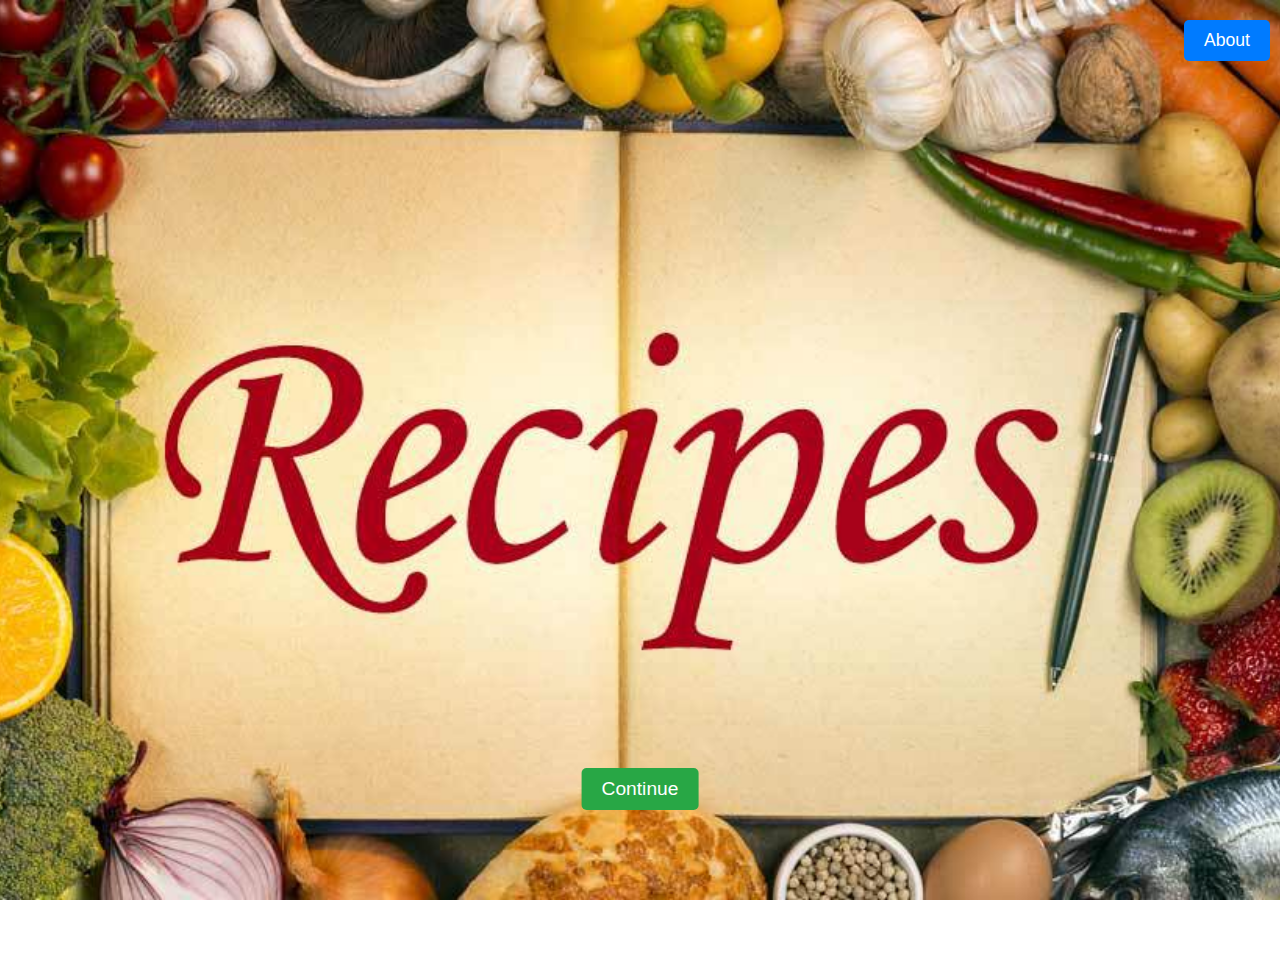
<file: RS/index.html>
<!DOCTYPE html>
<html lang="en">
<head>
    <meta charset="UTF-8">
    <meta name="viewport" content="width=device-width, initial-scale=1.0">
    <title>Recipe Sharing Home</title>
    <link rel="stylesheet" href="index.css">
</head>

<body>
    <!-- Navigation Bar -->
    <nav class="navbar">
        <div class="nav-title"></div>
        <div class="nav-buttons">
            <!-- About button, positioned at top-right corner -->
            <a href="about.html" class="about-btn">About</a>
        </div>
    </nav>

    <div id="d1">
        <h2> </h2>
        
    </div>
    <div>
        <!-- Continue button at the bottom of the page -->
        <button class="continue-btn" id="continueBtn">Continue</button>

    </div>

    <script src="index.js"></script>
</body>
</html>
</file>
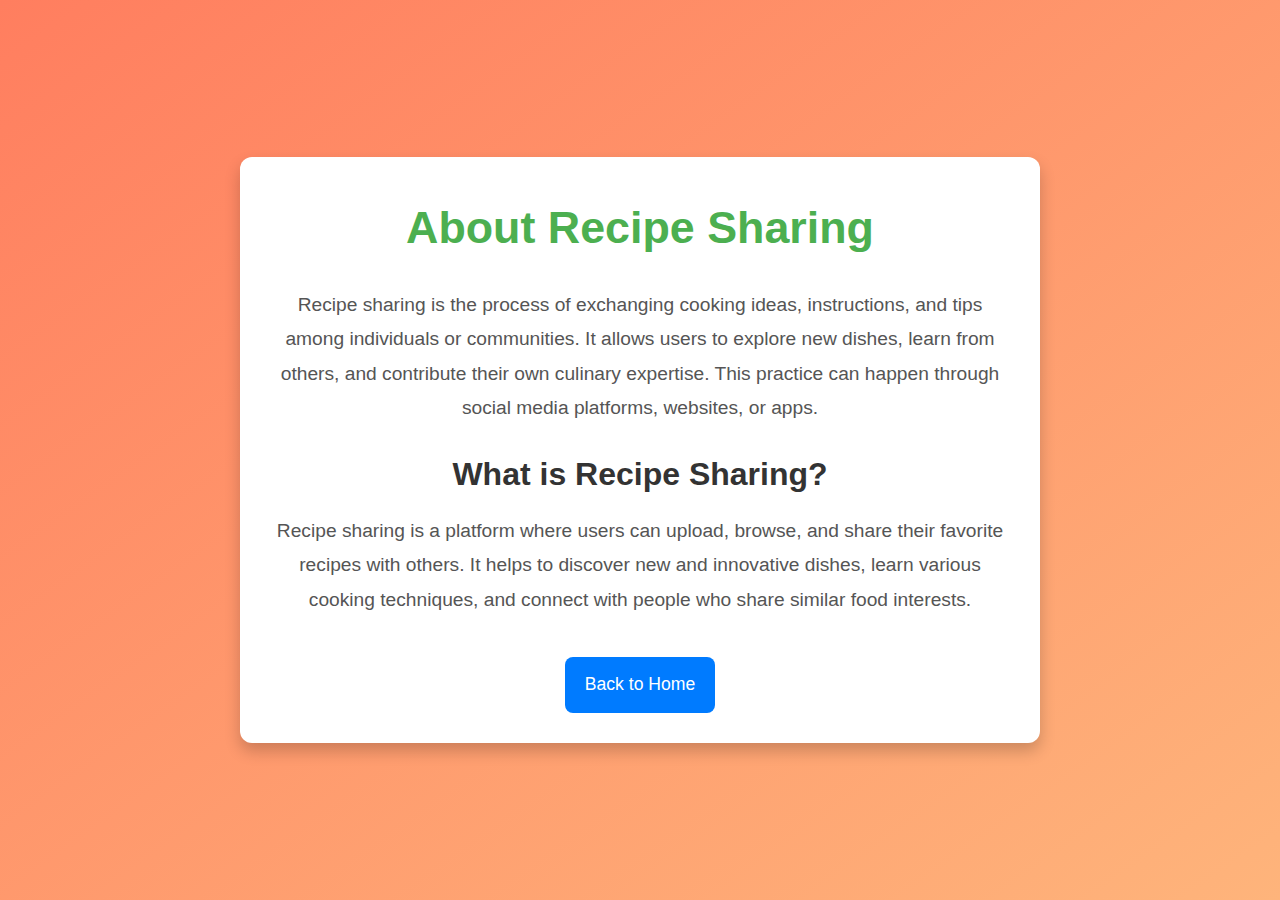
<file: RS/about.html>
<!DOCTYPE html>
<html lang="en">
<head>
    <meta charset="UTF-8">
    <meta name="viewport" content="width=device-width, initial-scale=1.0">
    <title>About Recipe Sharing</title>
    <link rel="stylesheet" href="about.css">
</head>

<body>
    <div class="about-container">
        <h1>About Recipe Sharing</h1>
        <p>Recipe sharing is the process of exchanging cooking ideas, instructions, and tips among individuals or communities. It allows users to explore new dishes, learn from others, and contribute their own culinary expertise. This practice can happen through social media platforms, websites, or apps.</p>

        <h2>What is Recipe Sharing?</h2>
        <p>Recipe sharing is a platform where users can upload, browse, and share their favorite recipes with others. It helps to discover new and innovative dishes, learn various cooking techniques, and connect with people who share similar food interests.</p>

        <a href="index.html" class="back-btn">Back to Home</a>
    </div>
</body>
</html>
</file>
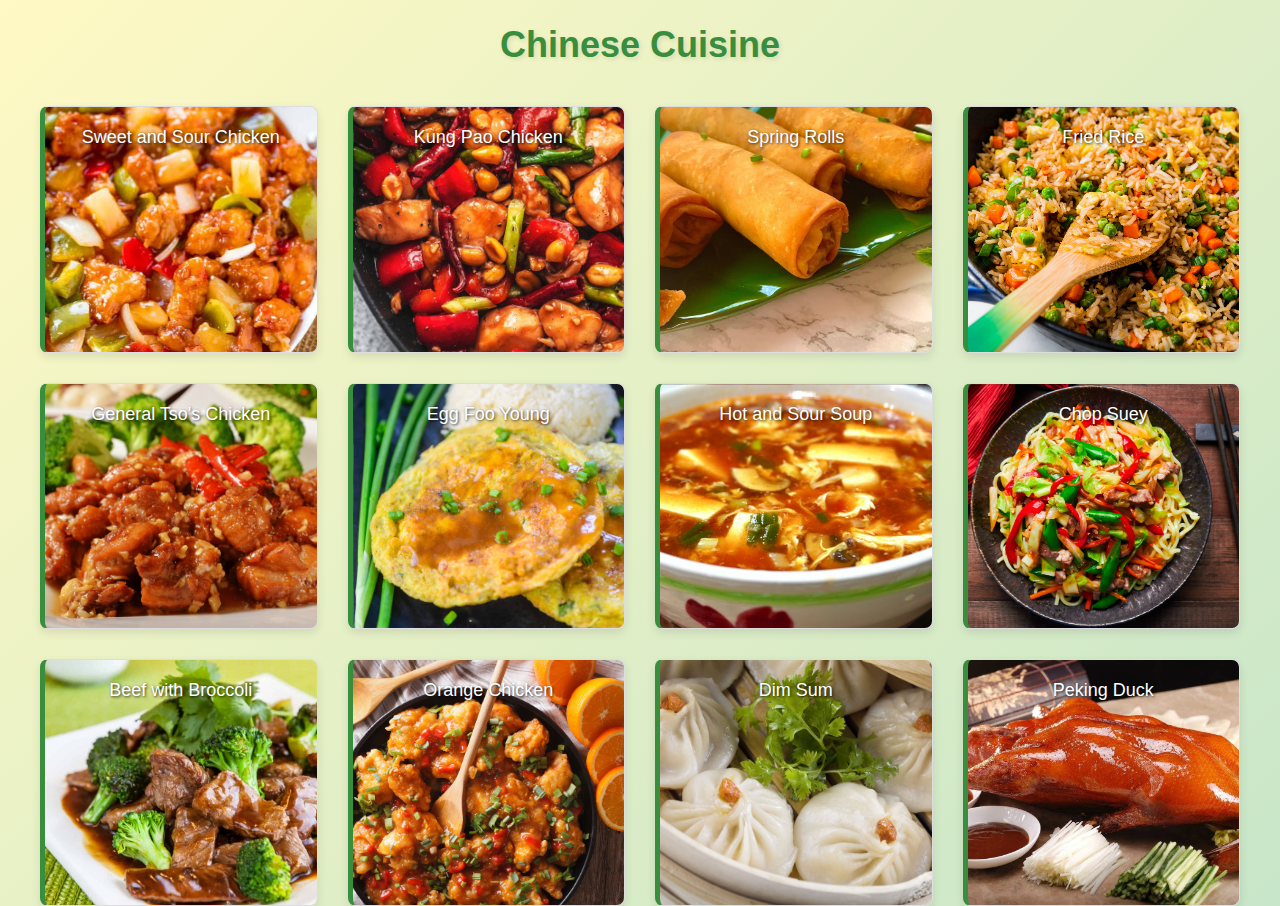
<file: RS/chinese.html>
<!DOCTYPE html>
<html lang="en">
<head>
    <meta charset="UTF-8">
    <meta name="viewport" content="width=device-width, initial-scale=1.0">
    <title>Chinese Cuisine - Recipe Sharing</title>
    <link rel="stylesheet" href="chinese.css">
</head>
<body>
    <h1>Chinese Cuisine</h1>
    
    <div class="recipe-grid">
        <!-- 12 famous recipes arranged in a matrix format -->
        <div class="recipe-item" style="background-image: url('images/Sweet Sour Chicken.jpg');"onclick="showRecipeDetails('Sweet and Sour Chicken')">Sweet and Sour Chicken</div>
        <div class="recipe-item" style="background-image: url('images/Kung Pao Chicken.jpg');" onclick="showRecipeDetails('Kung Pao Chicken')">Kung Pao Chicken</div>
        <div class="recipe-item" style="background-image: url('images/spring rools.jpg');"onclick="showRecipeDetails('Spring Rolls')">Spring Rolls</div>
        <div class="recipe-item" style="background-image: url('images/Fried Rice.jpg');"onclick="showRecipeDetails('Fried Rice')">Fried Rice</div>

        <div class="recipe-item" style="background-image: url('images/General Tso Chicken.jpg');"onclick="showRecipeDetails('General Tso\'s Chicken')">General Tso's Chicken</div>
        <div class="recipe-item" style="background-image: url('images/Egg Foo Young.jpg');"onclick="showRecipeDetails('Egg Foo Young')">Egg Foo Young</div>
        <div class="recipe-item" style="background-image: url('images/Hot and Sour Soup.jpg');"onclick="showRecipeDetails('Hot and Sour Soup')">Hot and Sour Soup</div>
        <div class="recipe-item" style="background-image: url('images/Chop Suey.webp');"onclick="showRecipeDetails('Chop Suey')">Chop Suey</div>

        <div class="recipe-item" style="background-image: url('images/Beef with Broccoli.jpg');"onclick="showRecipeDetails('Beef with Broccoli')">Beef with Broccoli</div>
        <div class="recipe-item" style="background-image: url('images/Orange Chicken.jpg');"onclick="showRecipeDetails('Orange Chicken')">Orange Chicken</div>
        <div class="recipe-item" style="background-image: url('images/Dim Sum.jpg');"onclick="showRecipeDetails('Dim Sum')">Dim Sum</div>
        <div class="recipe-item" style="background-image: url('images/Peking Duck.jpg');"onclick="showRecipeDetails('Peking Duck')">Peking Duck</div>
    </div>

    <!-- Recipe details section -->
    <div id="recipe-details" class="recipe-details">
        <h2 id="recipe-name"></h2>
        <h3>Ingredients:</h3>
        <ul id="ingredients-list"></ul>
        <h3>Preparation:</h3>
        <p id="preparation-steps"></p>
    </div>

    <script src="chinese.js"></script>
</body>
</html>
</file>
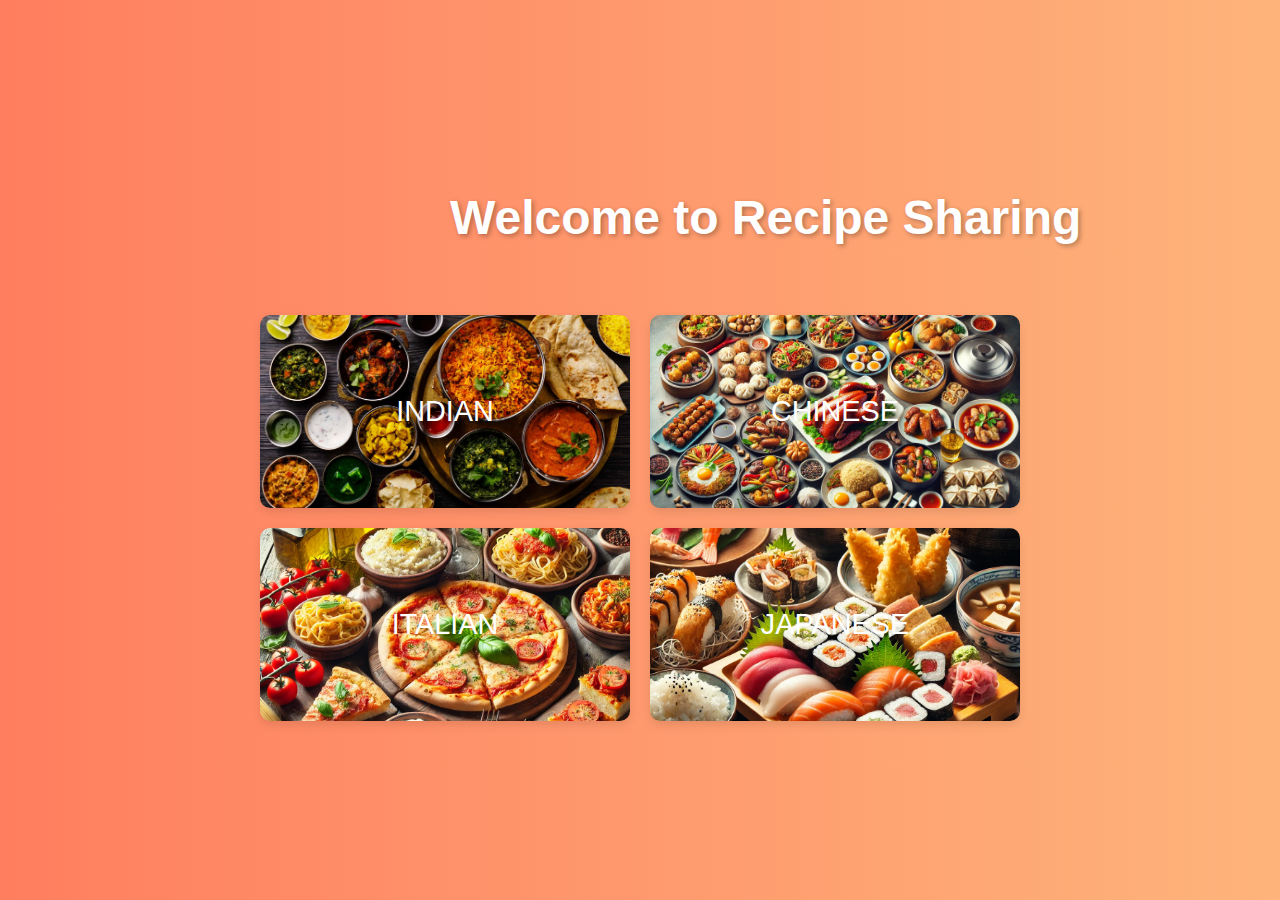
<file: RS/home.html>
<!DOCTYPE html>
<html lang="en">
<head>
    <meta charset="UTF-8">
    <meta name="viewport" content="width=device-width, initial-scale=1.0">
    <title>Home - Recipe Sharing</title>
    <link rel="stylesheet" href="home.css">
</head>
<body>
    
        <h1>Welcome to Recipe Sharing</h1>
        <div class="button-container">
            <button class="cuisine-btn" id="indianBtn">Indian</button>
            <button class="cuisine-btn" id="chineseBtn">Chinese</button>
            <button class="cuisine-btn" id="italianBtn">Italian</button>
            <button class="cuisine-btn" id="japaneseBtn">Japanese</button>
        </div>
  
    
    <script src="home.js"></script>
</body>
</html>
</file>
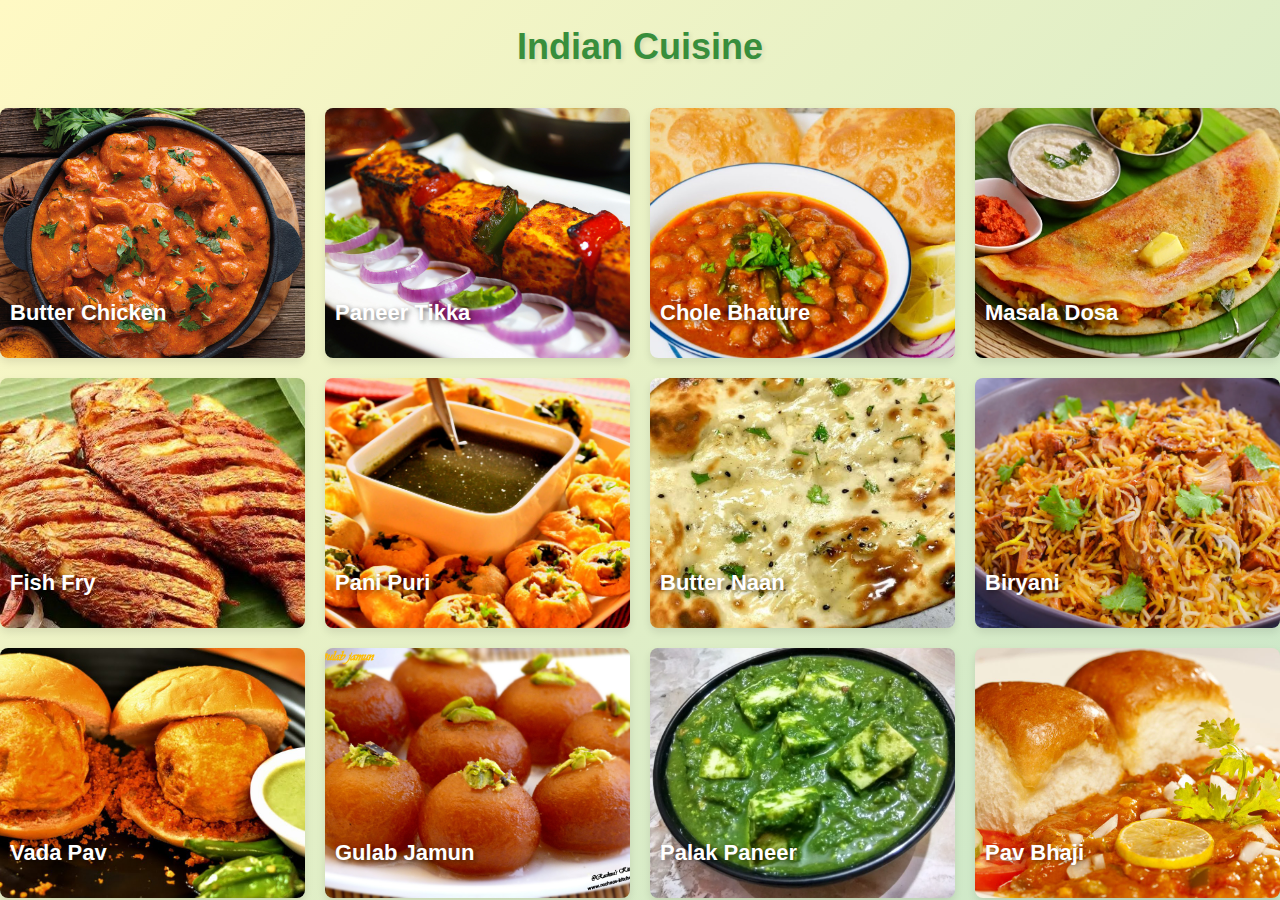
<file: RS/indian.html>
<!DOCTYPE html>
<html lang="en">
<head>
    <meta charset="UTF-8">
    <meta name="viewport" content="width=device-width, initial-scale=1.0">
    <title>Indian Cuisine - Recipe Sharing</title>
    <link rel="stylesheet" href="india.css">
</head>
<body>
    <h1>Indian Cuisine</h1>

    <div class="recipes">
        <div class="recipe-item" style="background-image: url('images/butter chicken.jpg');">
            <h3 class="recipe-name" data-name="Butter Chicken"  data-ingredients="Chicken, Butter, Cream, Spices" data-instructions="1. Heat butter in a pan and sauté onions until golden brown.<br>2. Add ginger-garlic paste and sauté for 2 minutes.<br>3. Add chicken pieces and cook for 10 minutes.<br>4. Add tomato puree and cook for 5 minutes.<br>5. Add spices like cumin, coriander powder, turmeric, and garam masala.<br>6. Add cream and cook for another 5-10 minutes until chicken is tender and the gravy thickens.<br>7. Garnish with fresh coriander leaves and serve hot with naan or rice.">Butter Chicken</h3>
        </div>
        <div class="recipe-item" style="background-image: url('images/paner tikka.jpg');">
            <h3 class="recipe-name" data-name="Paneer Tikka" data-ingredients="Paneer, Yogurt, Spices" data-instructions="1. Cut paneer into cubes.<br>2. In a bowl, mix yogurt with spices like turmeric, chili powder, garam masala, and lemon juice.<br>3. Coat the paneer cubes in the marinade and let them sit for 30 minutes.<br>4. Preheat the oven to 200°C and arrange the marinated paneer on a baking tray.<br>5. Bake for 20 minutes or until golden brown.<br>6. Serve hot with green chutney.">Paneer Tikka</h3>
        </div>
        <div class="recipe-item" style="background-image: url('images/Chole Bhature.jpg');">
            <h3 class="recipe-name" data-name="Poori" data-ingredients="Chickpeas, Flour, Spices, Oil" data-instructions="1. Soak chickpeas overnight and cook them until soft.<br>2. In a pan, heat oil and sauté onions, tomatoes, and ginger-garlic paste.<br>3. Add spices like cumin, coriander powder, garam masala, and chili powder.<br>4. Add cooked chickpeas and let it simmer for 10 minutes.<br>5. For bhature, mix flour, baking soda, and water to make a soft dough.<br>6. Roll out the dough into small circles and deep fry until golden brown.<br>7. Serve the chole with bhature and onions.">Chole Bhature</h3>
        </div>
        <div class="recipe-item" style="background-image: url('images/Masala Dosa.jpg');">
            <h3 class="recipe-name" data-name="Masala Dosa" data-ingredients="Rice, Lentils, Potatoes, Spices" data-instructions="1. Soak rice and lentils overnight and grind into a smooth batter.<br>2. Let the batter ferment for 8 hours.<br>3. For the filling, cook potatoes with onions, mustard seeds, turmeric, and curry leaves.<br>4. In a hot pan, pour some batter and spread it into a thin round dosa.<br>5. Once golden brown, add the potato filling and fold the dosa.<br>6. Serve with coconut chutney and sambar.">Masala Dosa</h3>
        </div>
        <div class="recipe-item" style="background-image: url('images/fish fry.jpg');">
            <h3 class="recipe-name" data-name="Fish Curry" data-ingredients="1.Fish - 500g
2.Onion - 1 (chopped)<br>
3.Tomato - 2 (pureed)<br>
4.Coconut milk - 1 <br>
5.Tamarind paste - 1 tbsp<br>
6.Spices (coriander, turmeric) - 1 tsp each<br>
7.Curry leaves - a few" data-instructions="Steps to Make Fish Curry:
Cook the Base:<br>

1.Heat oil in a heavy-bottomed pan.<br>
Add mustard seeds. Once they start spluttering, add fenugreek seeds (optional) and curry leaves.
Sauté for a few seconds until aromatic.

2.Add Aromatics:<br>

Add chopped onions, garlic, and ginger. Sauté until the onions turn golden brown.
Add slit green chilies and mix well.<br>

3.Cook the Tomatoes:<br>

Add the tomato puree to the pan. Cook on medium heat until the oil starts separating from the mixture.
Stir occasionally to avoid burning.<br>

4.Add Spices:<br>

Add coriander powder, turmeric powder, red chili powder (if using), and salt. Mix well and cook for another minute.<br>

5.Add Coconut Milk and Tamarind:<br>

Lower the heat and pour in the coconut milk, stirring continuously to avoid curdling.<br>
Add the tamarind paste or tamarind water. Simmer for 5-7 minutes to let the flavors combine.<br>

6.Cook the Fish:<br>

Gently slide the marinated fish pieces into the curry.
Cover and cook on low heat for 10-12 minutes, or until the fish is tender and fully cooked. Avoid stirring too much to prevent breaking the fish pieces.<br>

7.Adjust the Seasoning:<br>

Taste the curry and adjust the salt, tamarind, or spices as needed.<br>

8.Garnish:<br>

Sprinkle freshly chopped coriander leaves over the curry before serving.">Fish Fry</h3>
        </div>
        <div class="recipe-item" style="background-image: url('images/pani puri.JPG');">
            <h3 class="recipe-name" data-name="Pani Puri" data-ingredients=" For the Puri:

1.Semolina (Sooji) - 1 cup<br>
2.All-purpose flour (Maida) - 2 tablespoons (optional, for better binding)<br>
3.Baking soda - A pinch<br>
4.Water - As needed (for kneading)<br>
5.Oil - For deep frying<br>

For the Pani (Spicy Water):<br>

1.Mint leaves - 1/2 cup<br>
2.Coriander leaves - 1/4 cup<br>
3.Green chilies - 2-3 (adjust to spice preference)<br>
4.Tamarind - 2 tablespoons (soaked in water)<br>
5.Black salt - 1/2 teaspoon<br>
6.Roasted cumin powder - 1 teaspoon<br>
7.Chaat masala - 1 teaspoon<br>
8.Salt - To taste<br>
9.Cold water - 4 cups<br>
For the Filling:<br>

1.Boiled potatoes - 2 medium (mashed)<br>
2.Boiled chickpeas - 1/2 cup<br>
3.Tamarind chutney - 1/2 cup<br>
4.Black salt - A pinch (optional, for seasoning the filling)
 " data-instructions="1. Making the Puris:<br>

In a bowl, mix semolina, a pinch of baking soda, and all-purpose flour (if using).
Add water gradually and knead it into a firm, smooth dough. Cover and let it rest for 20-30 minutes.
Roll the dough into a thin sheet and use a small round cutter (like a bottle cap) to cut small circles.
Heat oil in a deep pan. Fry the puris on medium heat until they puff up and turn golden brown. Remove and let them cool.
Tip: Store the puris in an airtight container to keep them crisp.<br>

2. Preparing the Pani (Spicy Water):<br>

Blend mint leaves, coriander leaves, green chilies, tamarind pulp, and a little water into a smooth paste.
Strain the paste into a large bowl to remove any coarse particles.
Add cold water, black salt, roasted cumin powder, chaat masala, and regular salt. Mix well.
Adjust seasoning as per taste. Chill the pani in the refrigerator for 1-2 hours for enhanced flavor.<br>
3. Preparing the Filling:<br>

Mash the boiled potatoes and mix them with a pinch of black salt for flavor.
Keep the boiled chickpeas and tamarind chutney ready.
">Pani Puri</h3>
        </div>
        <div class="recipe-item" style="background-image: url('images/Butter Naan.webp');">
            <h3 class="recipe-name" data-name="Butter Naan" data-ingredients="Flour, Yeast, Butter" data-instructions="1. Mix flour, yeast, sugar, and water to make a dough.<br>2. Let the dough rise for 1-2 hours.<br>3. Roll out the dough into round shapes.<br>4. Cook the naan on a hot tandoor or oven until puffed and golden brown.<br>5. Brush with butter and serve hot.">Butter Naan</h3>
        </div>
        <div class="recipe-item" style="background-image: url('images/biriyani.webp');">
            <h3 class="recipe-name" data-name="Biryani" data-ingredients="Rice, Chicken, Spices, Yogurt" data-instructions="1. Marinate chicken with yogurt, ginger-garlic paste, and spices for 30 minutes.<br>2. Cook rice separately with spices like cinnamon, cardamom, and cloves.<br>3. In a pan, heat oil and cook the marinated chicken.<br>4. Layer cooked rice over the chicken, add saffron milk, and steam for 10 minutes.<br>5. Garnish with fried onions and coriander leaves. Serve hot with raita.">Biryani</h3>
        </div>
        <div class="recipe-item" style="background-image: url('images/vada pav.jpg');">
            <h3 class="recipe-name" data-name="Vada Pav" data-ingredients="Potatoes, Bun, Spices" data-instructions="1. Boil potatoes and mash them.<br>2. Mix mashed potatoes with spices like turmeric, chili powder, and coriander.<br>3. Form the mixture into patties and deep fry until golden brown.<br>4. Serve the vada in a pav (bun) with chutney and fried green chili.">Vada Pav</h3>
        </div>
        <div class="recipe-item" style="background-image: url('images/gulab jamun.jpg');">
            <h3 class="recipe-name" data-name="Gulab Jamun" data-ingredients="1.Milk Powder - 1 cup<br>
2.All-purpose Flour - 1/4 cup<br>
3.Baking Soda - 1/4 teaspoon<br>
4.Ghee or Warm Milk - For kneading the dough (about 2-3 tablespoons)<br>
5.Oil or Ghee - For deep frying<br>

For the Sugar Syrup:<br>

1.Sugar - 2 cups<br>
2.Water - 1 cup<br>
3.Cardamom Powder - 1/4 teaspoon<br>
4.Rose Water (optional) - 1-2 teaspoons for fragrance" data-instructions="1.Making the Sugar Syrup:<br>

2.In a pan, add 2 cups of sugar and 1 cup of water.<br>
3.Heat the mixture on medium flame, stirring constantly until the sugar dissolves completely.<br>
4.Once the syrup starts to boil, reduce the heat and let it simmer for 5-6 minutes until the syrup thickens slightly.<br>
5.Add the cardamom powder and rose water (if using). Stir well and remove from heat.<br>
6.Keep the syrup warm (it should be warm, not hot, when soaking the fried gulab jamuns).<br>
     Preparing the Gulab Jamun Dough:<br>

1.In a mixing bowl, combine milk powder, flour, and baking soda.<br>
2.Slowly add ghee or warm milk, a little at a time, to knead into a smooth, soft dough. The dough should be soft and smooth but not sticky. If needed, add a little more warm milk or ghee to achieve the right consistency.<br>
3.Let the dough rest for 10-15 minutes, covered with a damp cloth.<br>

    Shaping and Frying the Gulab Jamuns:<br>

1.After resting the dough, grease your palms with ghee or oil.<br>
2.Take small portions of the dough and roll them into smooth, crack-free balls. Ensure the balls are small, as they will double in size when fried and soaked in syrup.<br>
3.Heat oil or ghee in a deep pan on low to medium heat.<br>
4.Test the oil by dropping a small piece of dough into it—if it rises slowly to the surface, the oil is at the right temperature.<br>
5.Carefully drop the gulab jamun balls into the hot oil. Fry them in batches, making sure not to overcrowd the pan.<br>
6.Keep stirring gently to ensure even frying. Fry until they turn golden brown on all sides. This should take around 6-8 minutes on low heat.<br>
7.Remove the fried gulab jamuns and drain excess oil on a paper towel.<br>
 Soaking in Sugar Syrup:<br>

1.While the gulab jamuns are still warm, place them directly into the warm sugar syrup.
Let the gulab jamuns soak in the syrup for at least 1 hour. The balls will absorb the syrup and become soft and spongy. .">Gulab Jamun</h3>
        </div>
        <div class="recipe-item" style="background-image: url('images/palak paner.webp');">
            <h3 class="recipe-name" data-name="Palak Paneer" data-ingredients="Spinach, Paneer, Spices" data-instructions="1. Blanch spinach leaves and grind them into a smooth paste.<br>2. In a pan, heat oil and sauté onions and ginger-garlic paste.<br>3. Add the spinach paste and cook for 10 minutes.<br>4. Add paneer cubes and spices like cumin, coriander, and garam masala.<br>5. Cook for 5 more minutes and serve hot with naan or rice.">Palak Paneer</h3>
        </div>
        <div class="recipe-item" style="background-image: url('images/pav bhaji.jpg');">
            <h3 class="recipe-name" data-name="Pav Bhaji" data-ingredients="Vegetables, Bread, Spices" data-instructions="1. Boil mixed vegetables (potatoes, carrots, peas) until soft.<br>2. Mash the boiled vegetables and cook with onions, tomatoes, and spices.<br>3. Add pav bhaji masala and cook until the mixture becomes thick.<br>4. Toast pav (bread) with butter and serve the bhaji with it, topped with chopped onions and lemon juice.">Pav Bhaji</h3>
        </div>
    </div>

    <div id="recipeDetails" style="display:none;">
        <h2 id="recipeTitle"></h2>
        <h3>Ingredients:</h3>
        <p id="recipeIngredients"></p>
        <h3>Instructions:</h3>
        <p id="recipeInstructions"></p>
        <button onclick="closeDetails()">Close</button>
    </div>

    <script src="indian.js"></script>
</body>
</html>
</file>
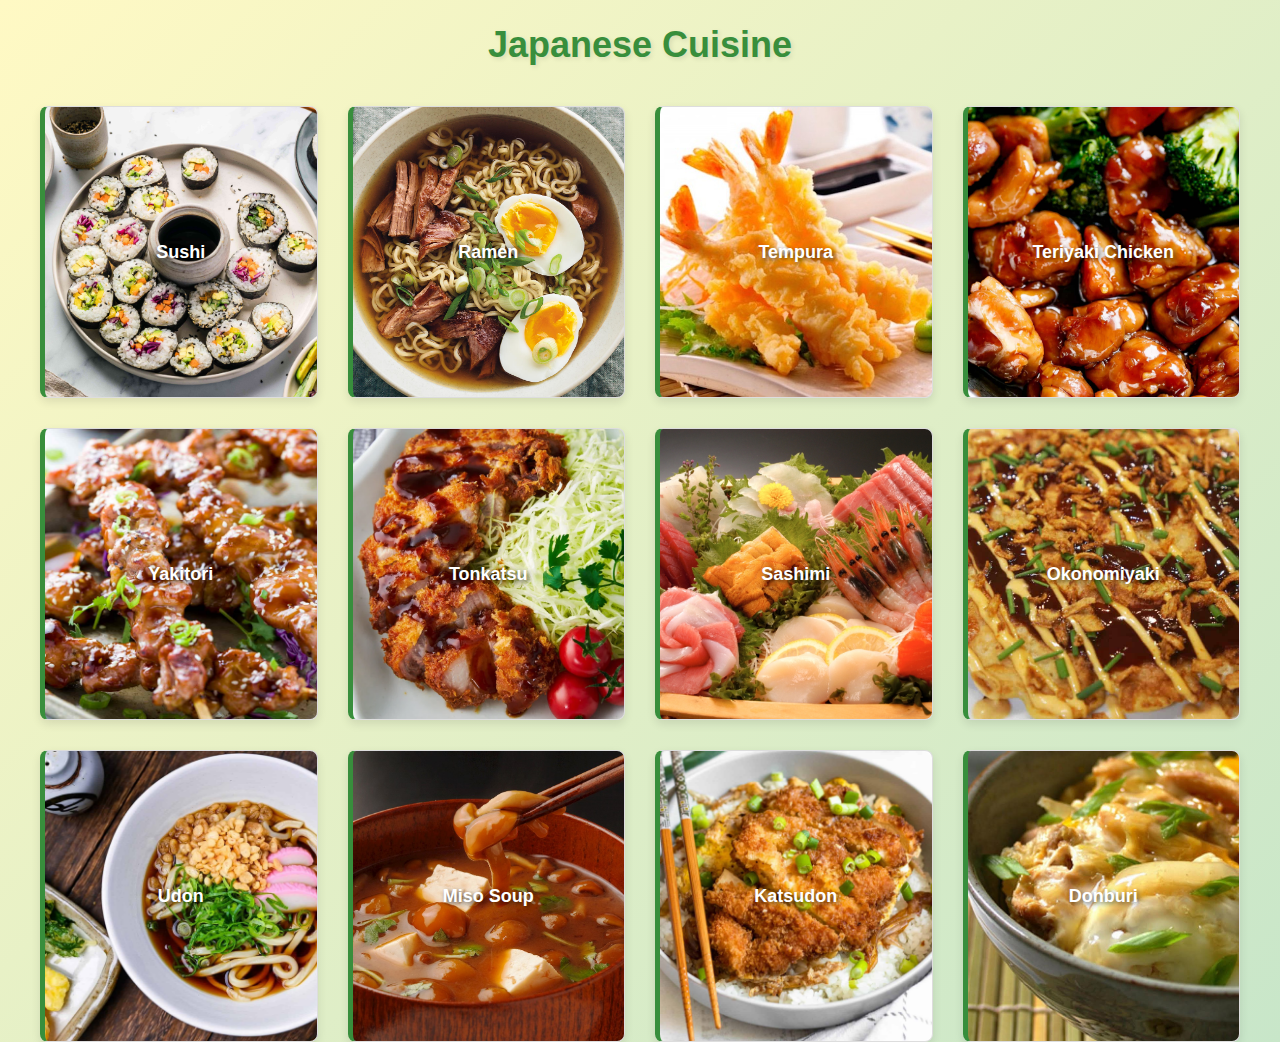
<file: RS/japanese.html>
<!DOCTYPE html>
<html lang="en">
<head>
    <meta charset="UTF-8">
    <meta name="viewport" content="width=device-width, initial-scale=1.0">
    <title>Japanese Cuisine - Recipe Sharing</title>
    <link rel="stylesheet" href="japanese.css">
</head>
<body>
    <h1>Japanese Cuisine</h1>
    <div class="recipe-grid">
        <!-- 12 famous Japanese recipes arranged in a matrix format -->
        <div class="recipe-item"  style="background-image: url('images/Sushi.jpg');"onclick="showRecipe('sushi')">Sushi</div>
        <div class="recipe-item" style="background-image: url('images/Ramen.jpg');"onclick="showRecipe('ramen')">Ramen</div>
        <div class="recipe-item" style="background-image: url('images/Tempura.jpg');"onclick="showRecipe('tempura')">Tempura</div>
        <div class="recipe-item" style="background-image: url('images/Teriyaki Chicken.jpg');"onclick="showRecipe('teriyaki')">Teriyaki Chicken</div>

        <div class="recipe-item" style="background-image: url('images/Yakitori.jpg');"onclick="showRecipe('yakitori')">Yakitori</div>
        <div class="recipe-item" style="background-image: url('images/Tonkatsu.webp');"onclick="showRecipe('tonkatsu')">Tonkatsu</div>
        <div class="recipe-item" style="background-image: url('images/Sashimi.jpg');" onclick="showRecipe('sashimi')">Sashimi</div>
        <div class="recipe-item" style="background-image: url('images/Okonomiyaki.jpg');" onclick="showRecipe('okonomiyaki')">Okonomiyaki</div>

        <div class="recipe-item" style="background-image: url('images/Udon.jpg');"onclick="showRecipe('udon')">Udon</div>
        <div class="recipe-item" style="background-image: url('images/Miso Soup.jpg');"onclick="showRecipe('misosoup')">Miso Soup</div>
        <div class="recipe-item" style="background-image: url('images/Katsudon.jpg');"onclick="showRecipe('katsudon')">Katsudon</div>
        <div class="recipe-item" style="background-image: url('images/Donburi.jpg');"onclick="showRecipe('donburi')">Donburi</div>
    </div>

    <div id="recipe-details" class="recipe-details">
        <h2 id="recipe-name"></h2>
        <h3>Ingredients:</h3>
        <ul id="ingredients-list"></ul>
        <h3>Preparation:</h3>
        <ol id="preparation-steps"></ol>
    </div>

    <script src="japanese.js"></script>
</body>
</html>
</file>
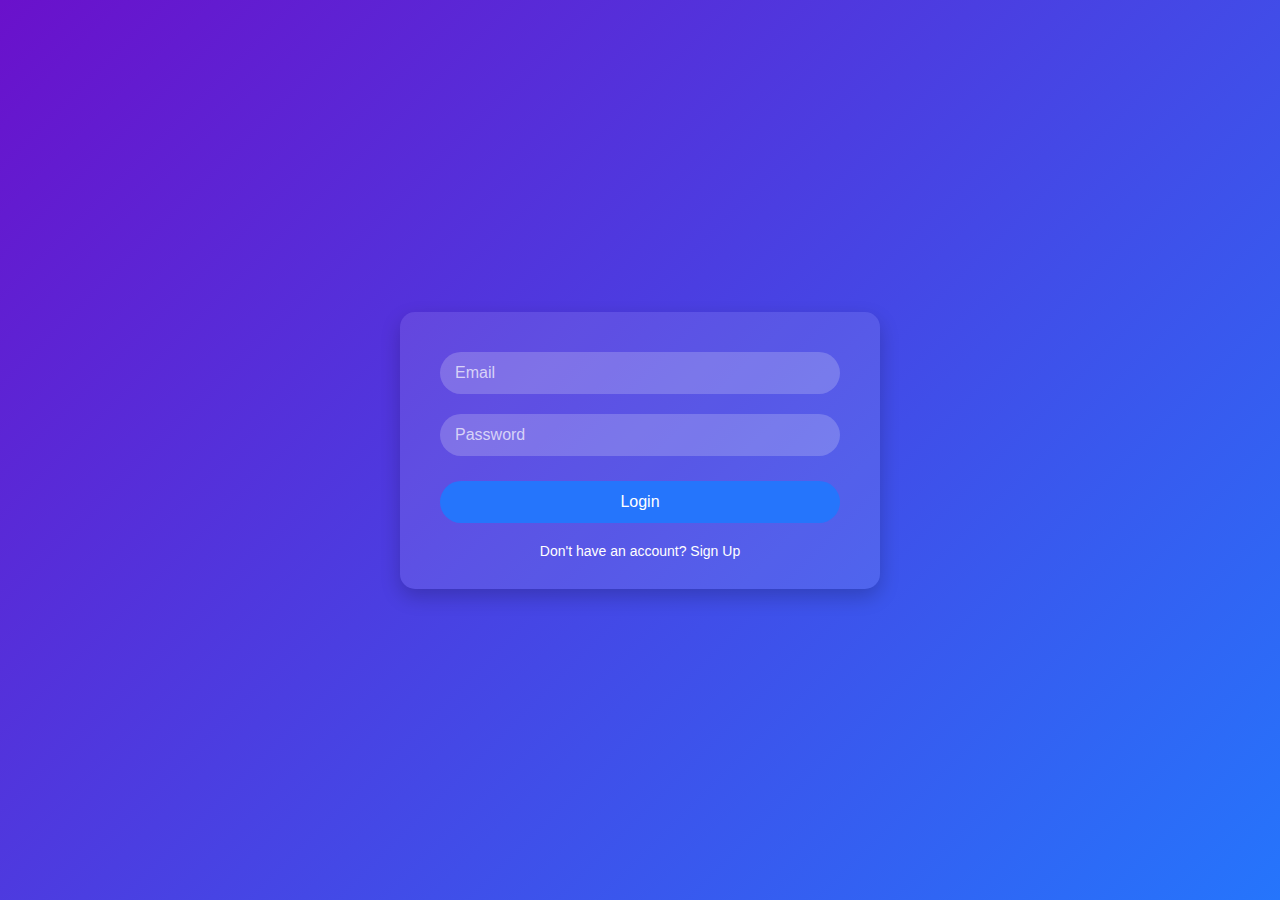
<file: RS/login.html>
<!DOCTYPE html>
<html lang="en">
<head>
    <meta charset="UTF-8">
    <meta name="viewport" content="width=device-width, initial-scale=1.0">
    <title>Login</title>
    <script src="login.js" defer></script>
    <style>
      /* General Styles */
      body {
        font-family: 'Arial', sans-serif;
        background: linear-gradient(135deg, #6a11cb, #2575fc);
        color: #fff;
        margin: 0;
        padding: 0;
        display: flex;
        justify-content: center;
        align-items: center;
        height: 100vh;
        overflow: hidden;
      }
      
      /* Form Container */
      form {
        background-color: rgba(255, 255, 255, 0.1);
        border-radius: 15px;
        padding: 30px 40px;
        box-shadow: 0 8px 20px rgba(0, 0, 0, 0.2);
        text-align: center;
        width: 100%;
        max-width: 400px;
      }
      
      /* Form Inputs */
      input {
        width: 100%;
        padding: 12px 15px;
        margin: 10px 0;
        border: none;
        border-radius: 25px;
        background-color: rgba(255, 255, 255, 0.2);
        color: #fff;
        font-size: 16px;
        outline: none;
        box-sizing: border-box;
        transition: background-color 0.3s ease;
      }
      
      input::placeholder {
        color: rgba(255, 255, 255, 0.7);
      }
      
      input:focus {
        background-color: rgba(255, 255, 255, 0.3);
      }
      
      /* Submit Button */
      button {
        width: 100%;
        padding: 12px 15px;
        margin-top: 15px;
        border: none;
        border-radius: 25px;
        background-color: #2575fc;
        color: #fff;
        font-size: 16px;
        cursor: pointer;
        transition: background-color 0.3s ease, transform 0.2s ease;
      }
      
      button:hover {
        background-color: #6a11cb;
        transform: scale(1.05);
      }
      
      button:active {
        transform: scale(0.95);
      }
      
      /* Message Div */
      #message {
        margin-top: 20px;
        font-size: 14px;
        color: #ffcccb;
      }
      
      /* Sign Up Link */
      .signup-link {
        margin-top: 20px;
        display: block;
        color: #fff;
        font-size: 14px;
        text-decoration: none;
        transition: color 0.3s ease;
      }
      
      .signup-link:hover {
        color: #ffcccb;
      }
      
      /* Popup Message */
      .popup {
        position: fixed;
        top: 50%;
        left: 50%;
        transform: translate(-50%, -50%);
        background-color: rgba(255, 255, 255, 0.9);
        color: #333;
        padding: 20px 30px;
        border-radius: 15px;
        box-shadow: 0 8px 20px rgba(0, 0, 0, 0.3);
        text-align: center;
        z-index: 1000;
        width: 90%;
        max-width: 400px;
        animation: fadeIn 0.3s ease-in-out;
      }
      
      .popup p {
        font-size: 18px;
        margin-bottom: 15px;
        color: #6a11cb;
      }
      
      .popup button {
        padding: 10px 20px;
        border: none;
        border-radius: 25px;
        background-color: #2575fc;
        color: #fff;
        font-size: 16px;
        cursor: pointer;
        transition: background-color 0.3s ease;
      }
      
      .popup button:hover {
        background-color: #6a11cb;
      }
      
      /* Overlay */
      .overlay {
        position: fixed;
        top: 0;
        left: 0;
        width: 100%;
        height: 100%;
        background-color: rgba(0, 0, 0, 0.5);
        z-index: 999;
        animation: fadeIn 0.3s ease-in-out;
      }
      
      /* Fade-in Animation */
      @keyframes fadeIn {
        from {
          opacity: 0;
        }
        to {
          opacity: 1;
        }
      }
      
      /* Responsive Design */
      @media (max-width: 600px) {
        form {
          padding: 20px;
        }
      
        input, button {
          font-size: 14px;
        }
      
        .popup {
          padding: 15px 20px;
        }
      
        .popup p {
          font-size: 16px;
        }
      
        .popup button {
          font-size: 14px;
        }
      }
      
          </style>
</head>
<body>
    <form id="loginForm">
        <input type="email" id="email" name="email" placeholder="Email" required>
        <input type="password" id="password" name="password" placeholder="Password" required>
        <button type="submit">Login</button>
        <a href="signup.html" class="signup-link">Don't have an account? Sign Up</a>
    </form>
    <div id="message"></div>
</body>
</html>
</file>
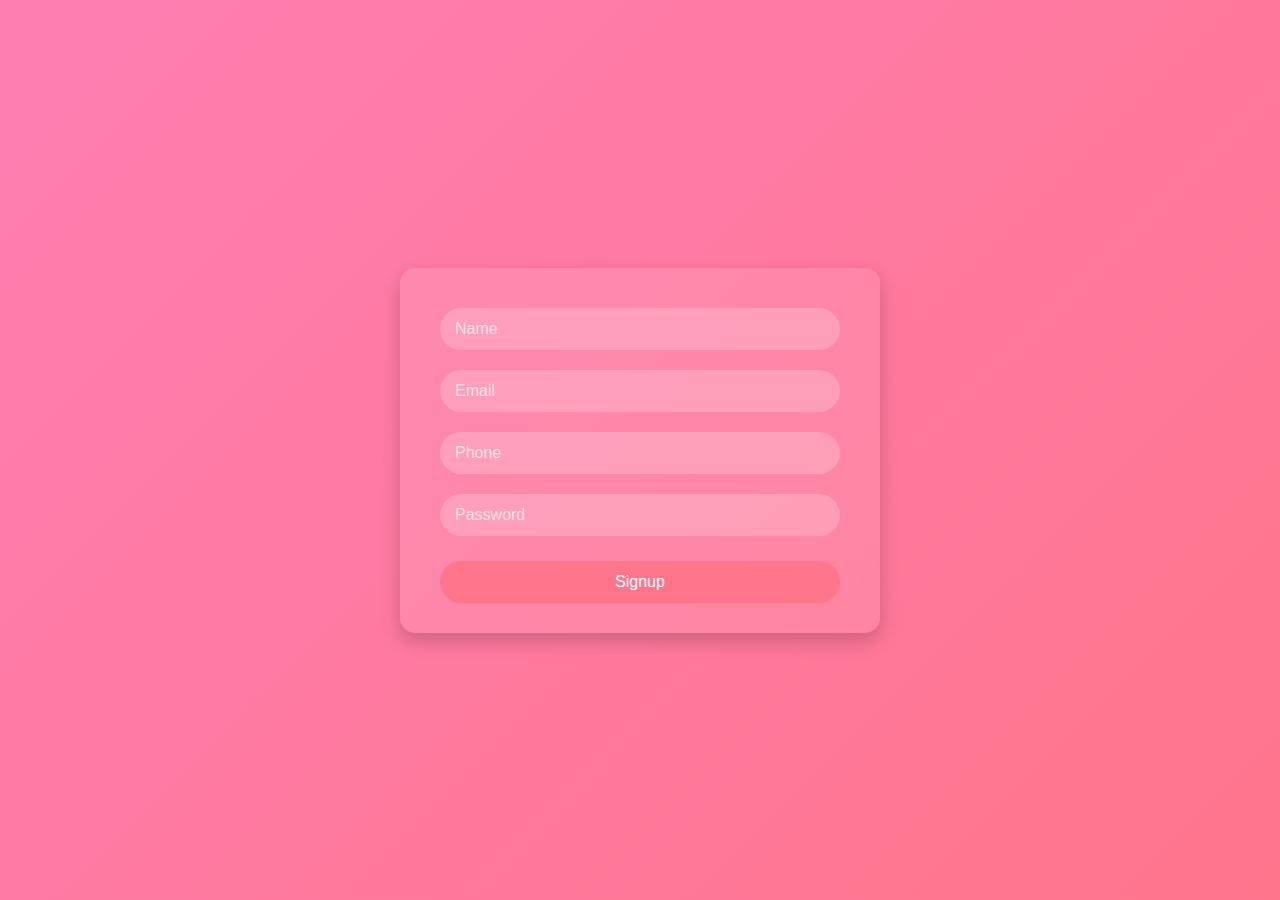
<file: RS/signup.html>
<!DOCTYPE html>
<html lang="en">
<head>
    <meta charset="UTF-8">
    <meta name="viewport" content="width=device-width, initial-scale=1.0">
    <title>Signup</title>
    <script src="signup.js" defer></script>
    <style>
      /* General Styles */
/* General Styles */
body {
  font-family: 'Arial', sans-serif;
  background: linear-gradient(135deg, #ff7eb3, #ff758c);
  color: #fff;
  margin: 0;
  padding: 0;
  display: flex;
  justify-content: center;
  align-items: center;
  height: 100vh;
  overflow: hidden;
}

/* Form Container */
form {
  background-color: rgba(255, 255, 255, 0.1);
  border-radius: 15px;
  padding: 30px 40px;
  box-shadow: 0 8px 20px rgba(0, 0, 0, 0.2);
  text-align: center;
  width: 100%;
  max-width: 400px;
}

/* Form Inputs */
input {
  width: 100%;
  padding: 12px 15px;
  margin: 10px 0;
  border: none;
  border-radius: 25px;
  background-color: rgba(255, 255, 255, 0.2);
  color: #fff;
  font-size: 16px;
  outline: none;
  box-sizing: border-box;
  transition: background-color 0.3s ease;
}

input::placeholder {
  color: rgba(255, 255, 255, 0.7);
}

input:focus {
  background-color: rgba(255, 255, 255, 0.3);
}

/* Submit Button */
button {
  width: 100%;
  padding: 12px 15px;
  margin-top: 15px;
  border: none;
  border-radius: 25px;
  background-color: #ff758c;
  color: #fff;
  font-size: 16px;
  cursor: pointer;
  transition: background-color 0.3s ease, transform 0.2s ease;
}

button:hover {
  background-color: #ff5c72;
  transform: scale(1.05);
}

button:active {
  transform: scale(0.95);
}

/* Message Div */
#message {
  margin-top: 20px;
  font-size: 14px;
  color: #ffcccb;
}

/* Popup Message */
.popup {
  position: fixed;
  top: 50%;
  left: 50%;
  transform: translate(-50%, -50%);
  background-color: rgba(255, 255, 255, 0.9);
  color: #333;
  padding: 20px 30px;
  border-radius: 10px;
  box-shadow: 0 8px 20px rgba(0, 0, 0, 0.3);
  text-align: center;
  z-index: 1000;
  width: 90%;
  max-width: 400px;
}

.popup button {
  margin-top: 15px;
  padding: 10px 20px;
  border: none;
  border-radius: 25px;
  background-color: #ff758c;
  color: #fff;
  font-size: 16px;
  cursor: pointer;
  transition: background-color 0.3s ease;
}

.popup button:hover {
  background-color: #ff5c72;
}

/* Overlay */
.overlay {
  position: fixed;
  top: 0;
  left: 0;
  width: 100%;
  height: 100%;
  background-color: rgba(0, 0, 0, 0.5);
  z-index: 999;
}


    </style>
</head>
<body>
    <form id="signupForm">
        <input type="text" id="name" name="name" placeholder="Name" required>
        <input type="email" id="signupEmail" name="email" placeholder="Email" required>
        <input type="text" id="phone" name="phone" placeholder="Phone">
        <input type="password" id="signupPassword" name="password" placeholder="Password" required>
        <button type="submit">Signup</button>
    </form>
    <div id="message"></div>
</body>
</html>
</file>
<file: RS/chinese.css>
body {
    font-family: 'Arial', sans-serif;
    background-color: #f4f4f4;
    margin: 0;
    padding: 0;
    display: flex;
    justify-content: center;
    align-items: center;
    flex-direction: column;
    min-height: 100vh;
    background: linear-gradient(135deg, #fff9c4, #c8e6c9); /* Subtle gradient background */
    overflow-x: hidden; /* Prevent horizontal scroll bar */
}

/* Main heading styling */
h1 {
    text-align: center;
    color: #388e3c;
    font-size: 36px;
    font-weight: bold;
    margin-bottom: 40px;
    text-shadow: 2px 2px 5px rgba(0, 0, 0, 0.1);
}

/* Increased height for the recipe grid */
.recipe-grid {
    display: grid;
    grid-template-columns: repeat(auto-fill, minmax(250px, 1fr)); /* Responsive grid with flexible columns */
    gap: 20px;
    padding: 0 20px;
    width: 100%;
    max-width: 1200px;
    margin: 0 auto;
    min-height: 800px; /* Increased grid height */
}

/* Individual recipe item styling */
.recipe-item {
    background-color: #fff;
    padding: 20px;
    text-align: center;
    font-size: 18px;
    border: 1px solid #ddd;
    border-radius: 8px;
    transition: transform 0.3s, box-shadow 0.3s, background-color 0.3s ease-in-out;
    box-shadow: 0 4px 10px rgba(0, 0, 0, 0.1);
    border-left: 5px solid #388e3c; /* Adds a green accent border */
}

/* Hover effect on recipe items */
.recipe-item:hover {
    transform: translateY(-10px);
    box-shadow: 0 6px 15px rgba(0, 0, 0, 0.15);
    background-color: #e8f5e9; /* Subtle background change on hover */
}

/* Recipe name styling */
.recipe-name {
    font-size: 20px;
    color: #388e3c;
    font-weight: bold;
    cursor: pointer;
    transition: color 0.3s, transform 0.3s;
    display: flex;
    justify-content: center; /* Center horizontally */
    align-items: center;     /* Center vertically */
    height: 100%;            /* Ensure the element takes up full height of the recipe item */
    margin: 10px 0;
}

/* Hover effect for recipe name */
.recipe-name:hover {
    color: #1b5e20;
    transform: scale(1.05);
}


/* Recipe details modal styling */
#recipe-details {
    background-color: #fff;
    padding: 20px;
    max-width: 600px;
    margin: 20px auto;
    border: 1px solid #ddd;
    border-radius: 8px;
    text-align: left;
    display: none;
    box-shadow: 0 6px 15px rgba(0, 0, 0, 0.1);
}

/* Recipe Title styling */
#recipe-name {
    font-size: 28px;
    color: #388e3c;
    margin-bottom: 20px;
    font-weight: bold;
}

/* Styling for the ingredients and instructions sections */
h3 {
    font-size: 20px;
    color: #333;
    margin-top: 20px;
    font-weight: bold;
}

/* Paragraph styling for ingredients and instructions */
p {
    font-size: 16px;
    line-height: 1.6;
    color: #555;
    margin-bottom: 15px;
}

/* Button styling */
button {
    background-color: #388e3c;
    color: white;
    border: none;
    padding: 12px 25px;
    border-radius: 5px;
    cursor: pointer;
    font-size: 16px;
    margin-top: 20px;
    transition: background-color 0.3s, transform 0.3s;
    font-weight: bold;
}

/* Button hover effect */
button:hover {
    background-color: #2c6e1f;
    transform: scale(1.05);
}

/* Responsive layout for smaller screens */
@media (max-width: 900px) {
    .recipe-grid {
        grid-template-columns: repeat(2, 1fr); /* 2 columns on medium screens */
    }
}

@media (max-width: 600px) {
    .recipe-grid {
        grid-template-columns: 1fr; /* 1 column on small screens */
    }

    h1 {
        font-size: 28px;
    }

    .recipe-item {
        padding: 15px;
        font-size: 16px;
    }

    button {
        padding: 10px 20px;
        font-size: 14px;
    }

    #recipe-name {
        font-size: 24px;
    }
}

/* Added Styles for the recipe container */
.recipe-item h3 {
    font-size: 22px;
    color: #4caf50;
    margin-top: 10px;
    text-transform: uppercase;
    letter-spacing: 1px;
}

/* Style for grid gap */
.recipe-grid {
    gap: 30px; /* Increased gap for better spacing */
}

/* Hover effects on the recipe items for smooth transitions */
.recipe-item {
    transition: box-shadow 0.3s ease, transform 0.3s ease, background-color 0.3s ease;
}

.recipe-item:hover {
    background-color: #dcedc8; /* Light green background */
    transform: translateY(-15px);
    box-shadow: 0 10px 20px rgba(0, 0, 0, 0.2);
}


/* Recipe item with individual background images */
.recipe-item:nth-child(1) {
    background-image: url('images/sweet-and-sour-chicken.jpg');
    background-size: cover;
    background-position: center;
    color: white; /* Adjust text color for visibility */
    text-shadow: 1px 1px 3px rgba(0, 0, 0, 0.8); /* Add text shadow for readability */
}

.recipe-item:nth-child(2) {
    background-image: url('images/kung-pao-chicken.jpg');
    background-size: cover;
    background-position: center;
    color: white;
    text-shadow: 1px 1px 3px rgba(0, 0, 0, 0.8);
}

.recipe-item:nth-child(3) {
    background-image: url('images/spring-rolls.jpg');
    background-size: cover;
    background-position: center;
    color: white;
    text-shadow: 1px 1px 3px rgba(0, 0, 0, 0.8);
}

.recipe-item:nth-child(4) {
    background-image: url('images/fried-rice.jpg');
    background-size: cover;
    background-position: center;
    color: white;
    text-shadow: 1px 1px 3px rgba(0, 0, 0, 0.8);
}

.recipe-item:nth-child(5) {
    background-image: url('images/general-tsos-chicken.jpg');
    background-size: cover;
    background-position: center;
    color: white;
    text-shadow: 1px 1px 3px rgba(0, 0, 0, 0.8);
}

.recipe-item:nth-child(6) {
    background-image: url('images/egg-foo-young.jpg');
    background-size: cover;
    background-position: center;
    color: white;
    text-shadow: 1px 1px 3px rgba(0, 0, 0, 0.8);
}

.recipe-item:nth-child(7) {
    background-image: url('images/hot-and-sour-soup.jpg');
    background-size: cover;
    background-position: center;
    color: white;
    text-shadow: 1px 1px 3px rgba(0, 0, 0, 0.8);
}

.recipe-item:nth-child(8) {
    background-image: url('images/chop-suey.jpg');
    background-size: cover;
    background-position: center;
    color: white;
    text-shadow: 1px 1px 3px rgba(0, 0, 0, 0.8);
}

.recipe-item:nth-child(9) {
    background-image: url('images/beef-with-broccoli.jpg');
    background-size: cover;
    background-position: center;
    color: white;
    text-shadow: 1px 1px 3px rgba(0, 0, 0, 0.8);
}

.recipe-item:nth-child(10) {
    background-image: url('images/orange-chicken.jpg');
    background-size: cover;
    background-position: center;
    color: white;
    text-shadow: 1px 1px 3px rgba(0, 0, 0, 0.8);
}

.recipe-item:nth-child(11) {
    background-image: url('images/dim-sum.jpg');
    background-size: cover;
    background-position: center;
    color: white;
    text-shadow: 1px 1px 3px rgba(0, 0, 0, 0.8);
}

.recipe-item:nth-child(12) {
    
    background-size: cover;
    background-position: center;
    color: white;
    text-shadow: 1px 1px 3px rgba(0, 0, 0, 0.8);
}
</file>
<file: RS/india.css>
/* General body styles */
body {
    font-family: 'Arial', sans-serif;
    background-color: #f4f4f4;
    margin: 0;
    padding: 0;
    display: flex;
    justify-content: center;
    align-items: center;
    flex-direction: column;
    min-height: 100vh;
    background: linear-gradient(135deg, #fff9c4, #c8e6c9); /* Subtle gradient background */
    overflow-x: hidden; /* Prevent horizontal scroll bar */
}

/* Main heading styling */
h1 {
    text-align: center;
    color: #388e3c;
    font-size: 36px;
    font-weight: bold;
    margin-bottom: 40px;
    text-shadow: 2px 2px 5px rgba(0, 0, 0, 0.1);
}

/* Styling for the recipe grid container */
.recipes {
    display: grid;
    grid-template-columns: repeat(auto-fill, minmax(250px, 1fr));
    gap: 20px;
    padding: 0 10px;
    width: 100%;
}

/* Recipe card styling */
.recipe-item {
    position: relative;
    background-color: #ffffff;
    border-radius: 8px;
    box-shadow: 0 4px 8px rgba(0, 0, 0, 0.1);
    overflow: hidden;
    height: 250px;
    cursor: pointer;
    background-size: cover;
    background-position: center;
    transition: transform 0.3s ease, box-shadow 0.3s ease;
}

/* Hover effect for recipe cards */
.recipe-item:hover {
    transform: scale(1.05);
    box-shadow: 0 8px 16px rgba(0, 0, 0, 0.2);
}

/* Recipe name styling */
.recipe-name {
    position: absolute;
    bottom:10px;
    left: 10px;
    
    font-size: 22px;
    color: #fff;
    font-weight: bold;
    text-shadow: 2px 2px 5px rgba(0, 0, 0, 0.5);
}

/* Recipe details modal styling */
#recipeDetails {
    background-color: #fff;
    padding: 20px;
    border-radius: 8px;
    box-shadow: 0 4px 8px rgba(0, 0, 0, 0.1);
    width: 80%;
    max-width: 600px;
    margin: 20px auto;
    display: none;
    overflow-y: auto;
}

/* Recipe details header styling */
#recipeTitle {
    font-size: 28px;
    color: #388e3c;
    margin-bottom: 20px;
}

/* Ingredients and instructions styling */
#recipeIngredients, #recipeInstructions {
    font-size: 18px;
    line-height: 1.6;
}

/* Close button styling for the recipe details modal */
button {
    background-color: #388e3c;
    color: white;
    padding: 10px 20px;
    border: none;
    border-radius: 5px;
    font-size: 16px;
    cursor: pointer;
    margin-top: 20px;
    transition: background-color 0.3s ease;
}

button:hover {
    background-color: #2c6a2f;
}
</file>
<file: RS/japanese.css>
/* General body styles */
body {
    font-family: 'Arial', sans-serif;
    background-color: #f4f4f4;
    margin: 0;
    padding: 0;
    display: flex;
    justify-content: center;
    align-items: center;
    flex-direction: column;
    min-height: 100vh;
    background: linear-gradient(135deg, #fff9c4, #c8e6c9); /* Subtle gradient background */
    overflow-x: hidden; /* Prevent horizontal scroll bar */
}

/* Main heading styling */
h1 {
    text-align: center;
    color: #388e3c;
    font-size: 36px;
    font-weight: bold;
    margin-bottom: 40px;
    text-shadow: 2px 2px 5px rgba(0, 0, 0, 0.1);
}

/* Increased height for the recipe grid */
.recipe-grid {
    display: grid;
    grid-template-columns: repeat(auto-fill, minmax(250px, 1fr)); /* Responsive grid with flexible columns */
    gap: 20px;
    padding: 0 20px;
    width: 100%;
    max-width: 1200px;
    margin: 0 auto;
    min-height: 800px; /* Increased grid height */
}


/* Individual recipe item styling */
.recipe-item {
    background-color: #fff;
    padding: 20px;
    text-align: center;
    font-size: 18px;
    border: 1px solid #ddd;
    border-radius: 8px;
    transition: transform 0.3s, box-shadow 0.3s, background-color 0.3s ease-in-out;
    box-shadow: 0 4px 10px rgba(0, 0, 0, 0.1);
    border-left: 5px solid #388e3c; /* Adds a green accent border */
}

/* Hover effect on recipe items */
.recipe-item:hover {
    transform: translateY(-10px);
    box-shadow: 0 6px 15px rgba(0, 0, 0, 0.15);
    background-color: #e8f5e9; /* Subtle background change on hover */
}

/* Recipe details modal styling */
.recipe-details {
    background-color: #fff;
    padding: 20px;
    max-width: 600px;
    margin: 20px auto;
    border: 1px solid #ddd;
    border-radius: 8px;
    text-align: left;
    display: none;
    box-shadow: 0 6px 15px rgba(0, 0, 0, 0.1);
}
/* Recipe name styling */
.recipe-name {
    font-size: 20px;
    color: #388e3c;
    font-weight: bold;
    cursor: pointer;
    transition: color 0.3s, transform 0.3s;
    display: flex;
    justify-content: center; /* Center horizontally */
    align-items: center;     /* Center vertically */
    height: 100%;            /* Ensure the element takes up full height of the recipe item */
    margin: 10px 0;
}

/* Hover effect for recipe name */
.recipe-name:hover {
    color: #1b5e20;
    transform: scale(1.05);
}


/* Styling for the ingredients and instructions sections */
h3 {
    font-size: 20px;
    color: #333;
    margin-top: 20px;
    font-weight: bold;
}

/* List item styling for ingredients */
ul {
    font-size: 16px;
    color: #555;
    line-height: 1.6;
}

/* Ordered list item styling for preparation steps */
ol {
    font-size: 16px;
    color: #555;
    line-height: 1.6;
}

/* Button styling */
button {
    background-color: #388e3c;
    color: white;
    border: none;
    padding: 12px 25px;
    border-radius: 5px;
    cursor: pointer;
    font-size: 16px;
    margin-top: 20px;
    transition: background-color 0.3s, transform 0.3s;
    font-weight: bold;
}

/* Button hover effect */
button:hover {
    background-color: #2c6e1f;
    transform: scale(1.05);
}

/* Responsive layout for smaller screens */
@media (max-width: 900px) {
    .recipe-grid {
        grid-template-columns: repeat(2, 1fr); /* 2 columns on medium screens */
    }
}

@media (max-width: 600px) {
    .recipe-grid {
        grid-template-columns: 1fr; /* 1 column on small screens */
    }

    h1 {
        font-size: 28px;
    }

    .recipe-item {
        padding: 15px;
        font-size: 16px;
    }

    button {
        padding: 10px 20px;
        font-size: 14px;
    }

    #recipe-name {
        font-size: 24px;
    }
}

/* Added Styles for the recipe container */
.recipe-item h3 {
    font-size: 22px;
    color: #4caf50;
    margin-top: 10px;
    text-transform: uppercase;
    letter-spacing: 1px;
}

/* Style for grid gap */
.recipe-grid {
    gap: 30px; /* Increased gap for better spacing */
}

/* Updated styles for .recipe-item with background images */
.recipe-item {
    background-size: cover; /* Ensures the image covers the entire div */
    background-position: center; /* Centers the image */
    background-repeat: no-repeat; /* Prevents the image from repeating */
    height: 250px; /* Sets a fixed height for uniformity */
    display: flex; /* Flexbox for centering text */
    justify-content: center; /* Centers text horizontally */
    align-items: center; /* Centers text vertically */
    color: white; /* Text color for contrast */
    font-weight: bold;
    text-shadow: 2px 2px 5px rgba(0, 0, 0, 0.7); /* Adds a shadow for text readability */
    border: 1px solid #ddd;
    border-radius: 8px;
    transition: transform 0.3s, box-shadow 0.3s, background-color 0.3s ease-in-out;
    box-shadow: 0 4px 10px rgba(0, 0, 0, 0.1);
    border-left: 5px solid #388e3c; /* Adds a green accent border */
}

/* Hover effect on recipe items with image */
.recipe-item:hover {
    transform: translateY(-10px);
    box-shadow: 0 6px 15px rgba(0, 0, 0, 0.15);
    background-color: rgba(0, 0, 0, 0.2); /* Adds a subtle overlay on hover */
}

/* Mobile responsiveness */
@media (max-width: 900px) {
    .recipe-grid {
        grid-template-columns: repeat(2, 1fr); /* 2 columns on medium screens */
    }
}

@media (max-width: 600px) {
    .recipe-grid {
        grid-template-columns: 1fr; /* 1 column on small screens */
    }

    .recipe-item {
        height: 200px; /* Adjust height for smaller screens */
    }
}
</file>
<file: RS/index.css>
/* Reset Defaults */
* {
    margin: 0;
    padding: 0;
    box-sizing: border-box;
}

body {
    font-family: 'Arial', sans-serif;
    
    color: #faf8f8; /* Text color */
    height: 0vh; /* Full viewport height */
    display: flex; /* Flexbox for centering */
    justify-content: center; /* Center horizontally */
    align-items: flex-start; /* Center vertically below navbar */
    margin: 0;
    background-image: url('images/Recipes.jpg'); /* Background image added */
    background-repeat: no-repeat; /* Prevent image repetition */
    background-size: cover; /* Cover the entire viewport */
    background-attachment: fixed; /* Ensure the image stays in place on scroll */
    background-position: center; /* Center the background image */
    overflow: hidden; /* Remove scrollbars */
}

#d1 {
    color: hsl(0, 5%, 96%);
    text-align: center; 
    width: 70%; /* Adjust width */
    height: 70vh; /* Adjust height */
    margin: 38vh auto 20px auto; /* Center the element vertically */
    font-size: 4rem;
    font-style: italic;
    margin-left: 170px;

}

/* Header Section */
.header h1 {
    font-size: 3rem; /* Large heading size */
    color: #f3f3f6; /* Tomato color */
}

.header p {
    font-size: 1.2rem; /* Subheading text size */
    color: hsl(0, 11%, 93%); /* Slightly lighter text color */
    margin-bottom: 0;
}

/* Navigation Bar */
.navbar {
    position: absolute;
    top: 0;
    right: 10px;
    z-index: 10;
}

.nav-buttons {
    display: flex;
    justify-content: flex-end;
}

.about-btn {
    text-decoration: none;
    background-color: #007BFF;
    color: #fff;
    padding: 10px 20px;
    border-radius: 5px;
    font-size: 1.1rem;
    transition: background 0.3s ease;
    margin-top: 20px;
}

.about-btn:hover {
    background-color: #0056b3; /* Darker shade on hover */
}

.continue-btn {
    position: absolute; /* Position it absolutely */
    bottom: 90px; /* Set distance from the bottom */
    margin-right: px;
    left: 50%; /* Center horizontally */
    transform: translateX(-50%); /* Ensure the button is centered */
    padding: 10px 20px;
    font-size: 1.2rem;
    background-color: #28a745;
    color: #fff;
    border: none;
    border-radius: 5px;
    cursor: pointer;
    transition: background 0.3s ease;
}

.continue-btn:hover {
    background-color: #218838; /* Darker shade on hover */
}
</file>
<file: RS/about.css>
/* Reset Defaults */
* {
    margin: 0;
    padding: 0;
    box-sizing: border-box;
}

body {
    font-family: 'Arial', sans-serif;
    background-color: #f3f4f6;
    color: #333;
    line-height: 1.8;
    padding: 20px;
    display: flex;
    justify-content: center;
    align-items: center;
    height: 100vh;
    flex-direction: column;
    background-image: linear-gradient(to bottom right, #ff7e5f, #feb47b);
}

/* About Page Container */
.about-container {
    max-width: 800px;
    margin: 0 auto;
    padding: 30px;
    background-color: #ffffff;
    border-radius: 12px;
    box-shadow: 0 8px 16px rgba(0, 0, 0, 0.2);
    text-align: center;
    animation: fadeIn 1s ease-in-out;
}

/* Header Text */
h1 {
    font-size: 2.8rem;
    color: #4CAF50;
    margin-bottom: 20px;
    font-weight: bold;
}

h2 {
    font-size: 2rem;
    color: #333;
    margin-top: 20px;
    margin-bottom: 10px;
}

p {
    font-size: 1.2rem;
    color: #555;
    margin-bottom: 20px;
    line-height: 1.8;
}

/* Highlight Box for Emphasis */
.highlight-box {
    background-color: #f9f9f9;
    padding: 15px;
    border-left: 4px solid #4CAF50;
    margin: 20px 0;
    box-shadow: 0 4px 8px rgba(0, 0, 0, 0.1);
}

/* Features Section */
.features ul {
    list-style: none;
    padding: 0;
    margin-top: 20px;
}

.features ul li {
    font-size: 1.2rem;
    color: #333;
    margin-bottom: 15px;
    display: flex;
    align-items: center;
}

.features ul li strong {
    color: #4CAF50;
    margin-right: 10px;
}

.features ul li::before {
    content: '✔';
    color: #4CAF50;
    margin-right: 10px;
    font-size: 1.5rem;
}

/* Links */
a {
    text-decoration: none;
    color: #fff;
    padding: 12px 20px;
    border-radius: 8px;
    font-size: 1.1rem;
    transition: all 0.3s ease;
    display: inline-block;
    margin-top: 20px;
}

a:hover {
    box-shadow: 0 4px 8px rgba(0, 0, 0, 0.2);
}

/* Back Button */
.back-btn {
    background-color: #007BFF;
}

.back-btn:hover {
    background-color: #0056b3;
}

/* Animation */
@keyframes fadeIn {
    from {
        opacity: 0;
        transform: translateY(-20px);
    }
    to {
        opacity: 1;
        transform: translateY(0);
    }
}
</file>
<file: RS/home.css>
/* Reset Defaults */
* {
    margin: 0;
    padding: 0;
    box-sizing: border-box;
}

/* Body Styling */
body {
    font-family: 'Arial', sans-serif;
    background-color: #f9f9f9;
    display: flex;
    justify-content: center;
    align-items: flex-start; /* Align items to the top */
    height: 100vh;
    margin: 0;
    background: linear-gradient(to right, #ff7e5f, #feb47b); /* Gradient background */
    overflow: hidden;
    flex-direction: column; /* Stack elements vertically */
}

/* Title Styling */
h1 {
    font-size: 3rem;
    color: #fff;
    margin-top: 30px; /* Space from the top */
    margin-left: 50vh;
    text-align: center;
    text-shadow: 2px 2px 5px rgba(0, 0, 0, 0.3);
    animation: fadeIn 1.5s ease-out;
}

/* Button Container Styling */
.button-container {
    display: grid;
    grid-template-columns: repeat(2, 1fr); /* 2x2 grid layout */
    gap: 20px; /* Space between buttons */
    width: 80%;
    max-width: 800px; /* Limit width */
    margin: 0 auto;
    padding: 20px;
    animation: fadeInButtons 1.5s ease-in-out;
    margin-top: 50px; /* Space between heading and buttons */
}

/* Individual Cuisine Button Styling */
.cuisine-btn {
    padding: 80px; /* Increased padding for height */
    font-size: 1.8rem; /* Increased font size for better visual balance */
    color: white;
    border: none;
    border-radius: 10px;
    cursor: pointer;
    transition: transform 0.3s ease, box-shadow 0.3s ease;
    width: 100%;
    height: 100%;
    background-size: cover;
    background-position: center;
    display: flex;
    justify-content: center;
    align-items: center;
    text-transform: uppercase;
    box-shadow: 0 4px 10px rgba(0, 0, 0, 0.1);
    position: relative;
    
}

/* Button Hover Effects */
.cuisine-btn:hover {
    transform: scale(1.05); /* Slight grow effect */
    box-shadow: 0 6px 15px rgba(0, 0, 0, 0.2);
}

.cuisine-btn:active {
    transform: scale(0.98); /* Button press effect */
}

/* Button Text Style */
.cuisine-btn span {
    font-size: 1.5rem;
    font-weight: bold;
    text-shadow: 2px 2px 5px rgba(0, 0, 0, 0.5); /* Text shadow */
}

/* Button Background Images */
#indianBtn {
    background-image: url('images/indian.jpg'); /* Replace with the image URL for Indian cuisine */
}
#chineseBtn {
    background-image: url('images/chinese.webp'); /* Replace with the image URL for Chinese cuisine */
}
#italianBtn {
    background-image: url('images/italian.webp'); /* Replace with the image URL for Italian cuisine */
}
#japaneseBtn {
    background-image: url('images/japaneese.webp'); /* Replace with the image URL for Japanese cuisine */
}

/* Animations */
@keyframes fadeIn {
    0% {
        opacity: 0;
        transform: translateY(-30px);
    }
    100% {
        opacity: 1;
        transform: translateY(0);
    }
}

@keyframes fadeInButtons {
    0% {
        opacity: 0;
    }
    100% {
        opacity: 1;
    }
}

/* Responsive Design for Smaller Screens */
@media screen and (max-width: 600px) {
    .button-container {
        grid-template-columns: 1fr; /* Stack buttons vertically on smaller screens */
        gap: 15px;
    }

    h1 {
        font-size: 2rem;
    }

    .cuisine-btn {
        padding: 30px; /* Slightly less padding on smaller screens */
        font-size: 1.5rem;
    }
}
</file>
